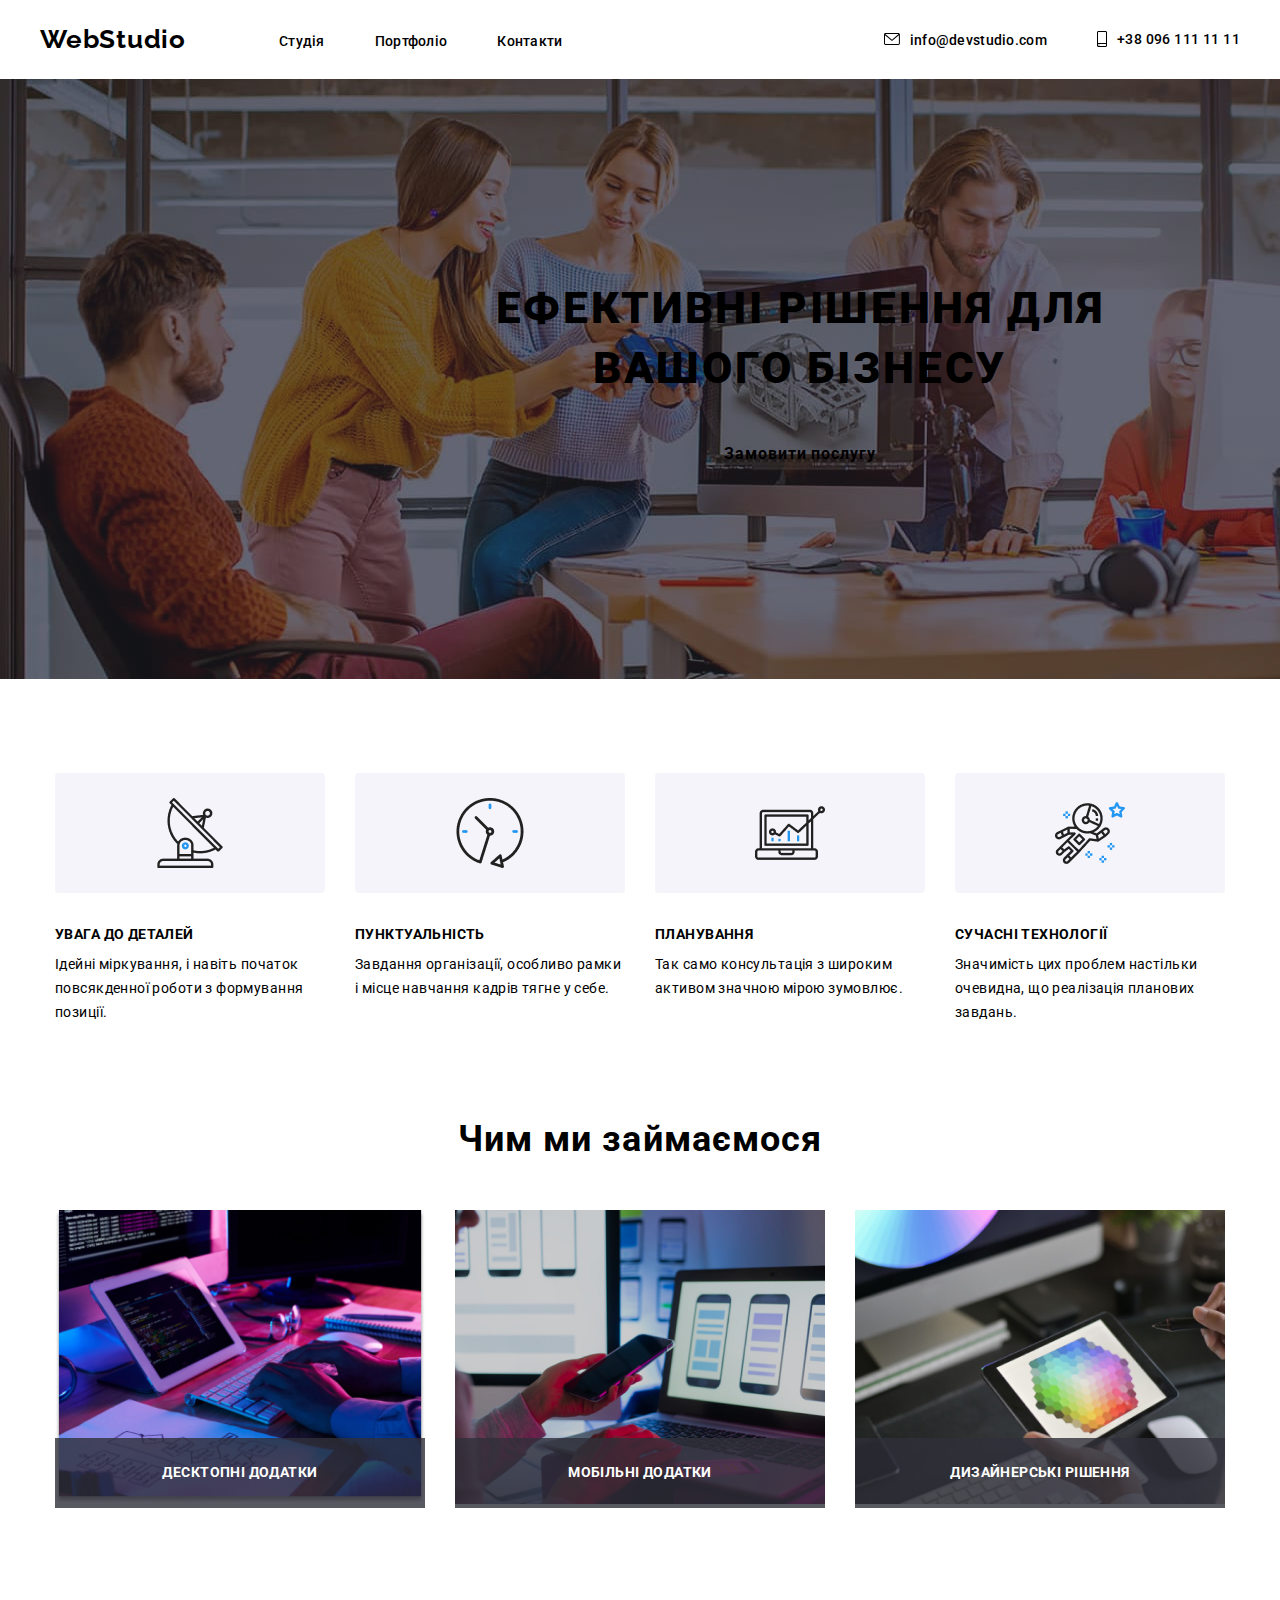
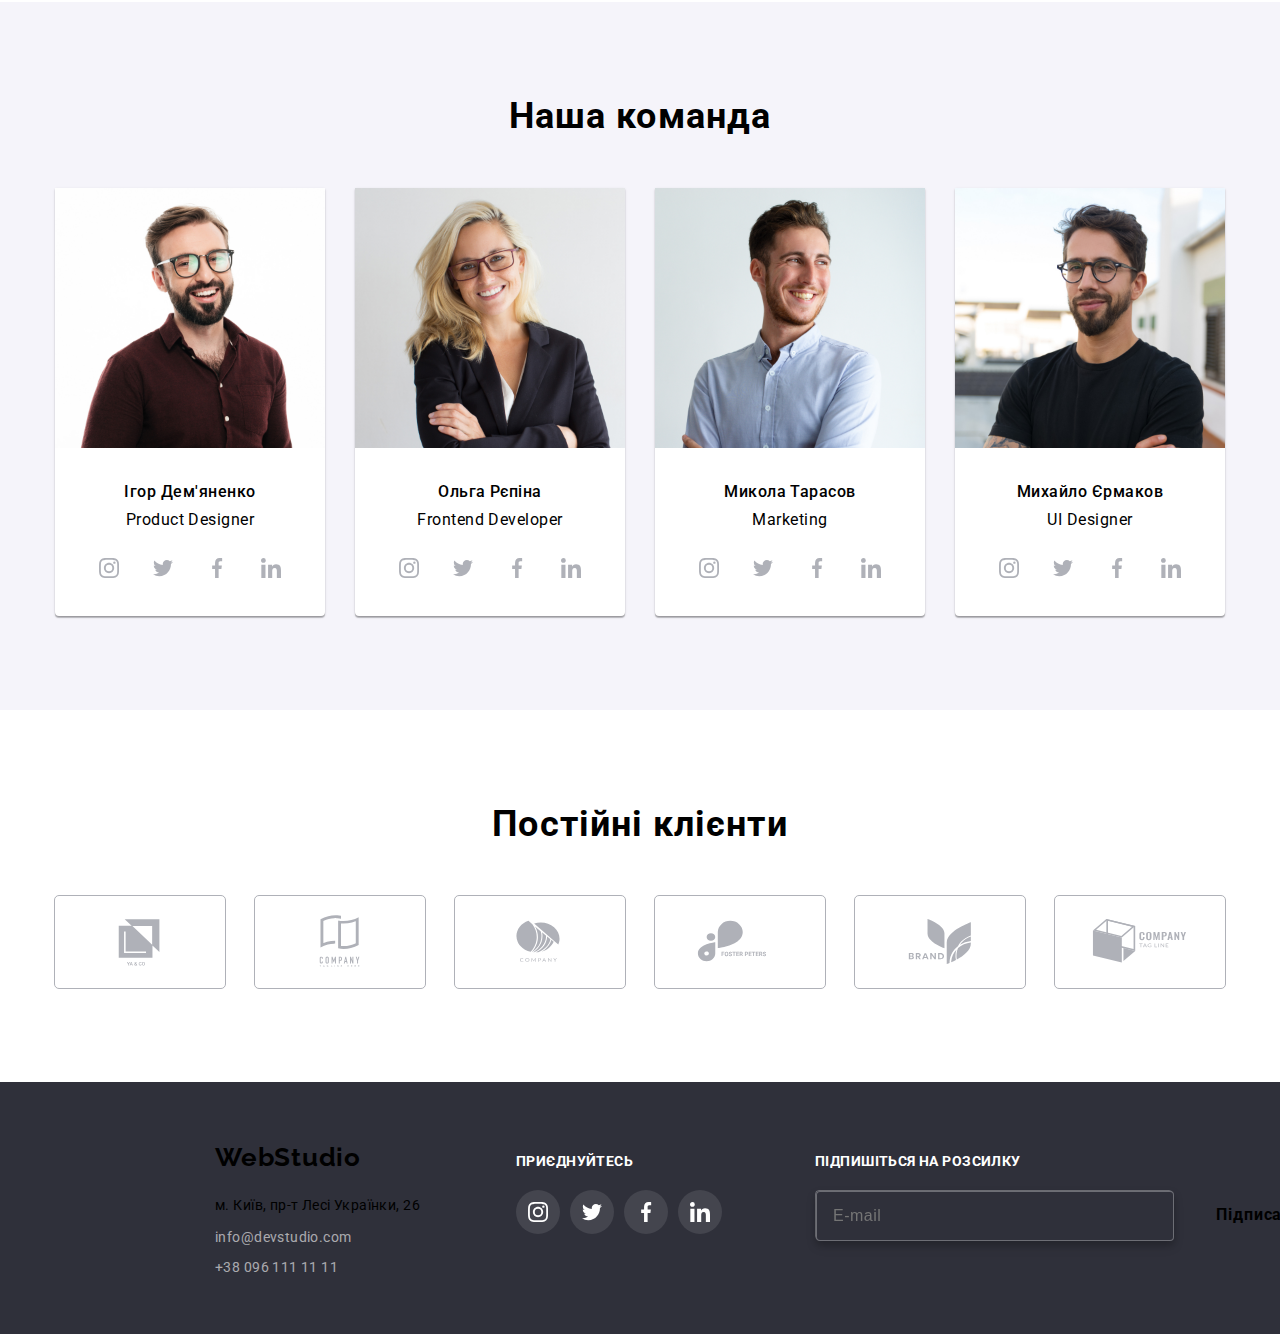
<file: index.html>
<!DOCTYPE html>
<html lang="uk">
<head>
    <meta charset="UTF-8">
    <meta http-equiv="X-UA-Compatible" content="IE=edge">
    <meta name="viewport" content="width=headre, initial-scale=1.0">
   
    <link rel="stylesheet" href="./css/main.min.css">
    <title>Студія</title>
    <link rel="preconnect" href="https://fonts.googleapis.com">
<link rel="preconnect" href="https://fonts.gstatic.com" crossorigin>
<link href="https://fonts.googleapis.com/css2?family=Raleway:wght@700&family=Roboto:wght@400;500;700;900&display=swap" rel="stylesheet">

</head>
<body> 
                <!-------------- header ---------------->
    <header class="header"> 
        <div class="container header__container">
                <a href="./index.html" class="logo">
                Web<span class="logo__studio">Studio</span></a> 
            <nav class="frame frame__line">
                <ul class="site site__nav">    <!-- ul список-->
                    <div class="hookup">
                        <li><a href="./index.html"
                            class="site__unit hookup current">Студія</a></li>
                    </div>
                    <div class="hookup">
                        <li><a href="./портфоліо.html"
                            class="site__block hookup">Портфоліо</a></li>
                    </div> 
                    <div class="hookup">
                        <li><a href="#блок2"
                            class="site__block hookup">Контакти</a></li>
                    </div>
                </ul>
            </nav>

            <!-------------- header-contact ---------------->
            <div class="contact header__contact">
                <ul class="form form__conn">
                    <div class="hookup apple">
                        <svg class="form__icon" width="16" height="12">
                            <use href="./img/icon.svg#icon-envelope"></use>
                            </svg>
                            <li><a href="mailto:" class="form__email current">info@devstudio.com
                            </a></li>
                    </div>
                    <div class="hookup apple">
                        <svg class="form__icon" width="10" height="16">
                        <use href="./img/icon.svg#icon-smartphone"></use>
                        </svg>
                        <li><a href="tel:+380961111111" class="form__number">+38 096 111 11 11
                        </a></li>
                    </div>
                </ul>
            </div>
        </div>
    </header>

    <main>         
                     <!-------------- main-head ---------------->
        <section class="main-head"> 
            <div class="main-container">
                <h1 class="section-main">Ефективні рішення для <br>
                    вашого бізнесу</h1>
                <button class="button-main" type="button" data-modal-open>Замовити послугу</button>
            </div>
        </section>


                    <!------------- descrip ------------------->
        <section class="descrip descrip__section"> 
            <div class="clarity main-container entrance">
                <h2 class="visually visually__hidden">Галерея</h2> 
                <ul class="depiction">    
                    <li class="depiction__title depiction__mobile">
                        <h3 class="title title__conn">УВАГА ДО ДЕТАЛЕЙ</h3>
                        <p class="depiction__text">Ідейні міркування, і навіть початок<br>
                        повсякденної роботи з формування<br>
                        позиції.</p> 
                    </li>
                    <li class="depiction__title depiction__clock">
                        <h3 class="title title__conn">ПУНКТУАЛЬНІСТЬ</h3>
                        <p class="depiction__text">Завдання організації, особливо рамки<br>
                        і місце навчання кадрів тягне у себе.</p> 
                    </li>
                    <li class="depiction__title depiction__diagram">
                        <h3 class="title title__conn">ПЛАНУВАННЯ</h3>
                        <p class="depiction__text">Так само консультація з широким<br> 
                        активом значною мірою зумовлює.</p>  
                    </li>
                    <li class="depiction__title depiction__astronaut">
                        <h3 class="title title__conn">СУЧАСНІ ТЕХНОЛОГІЇ</h3>
                        <p class="depiction__text">Значимість цих проблем настільки<br> 
                        очевидна, що реалізація планових<br>
                        завдань.</p> 
                    </li>    
                </ul>
            </div>
        </section>


                     <!----------- section-foto --------------->
        <section class="foto-section">  
            <div class="main-container">
                <h2 class="title-img">Чим ми займаємося</h2>
                <ul class="foto-list">    <!-- ul список-->
                    <li class="dest">
                        <div class="annex-des">
                            <img src="./img/комп_1.jpg" alt="комп_1" width="370" height="294">
                            <p class="annex-text">Десктопні додатки</p>
                        </div>
                    </li>
                    <li class="dest">
                        <div class="annex-des">
                            <img src="./img/комп_2.jpg" alt="комп_2" width="370" height="294">
                            <p class="annex-text">Мобільні додатки</p>
                        </div>
                    </li>
                    <li class="dest">
                        <div class="annex-des">
                            <img src="./img/комп_3.jpg" alt="комп_3" width="370" height="294">
                            <p class="annex-text">Дизайнерські рішення</p>
                        </div>
                    </li>
                </ul>
            </div>
        </section>
        
                            <!----------------- team -------------------->
        <section class="team-section hue">   
            <div class="main-container">
                <h2 class="team-basic">Наша команда</h2>
                <ul class="team-list">    <!-- ul список-->
                <li class="team-person">
                    <img src="./img/команда1.jpg" alt="команда1" width="270" height="260">
                    <div class="text-team">
                        <h3 class="first-name">Ігор Дем'яненко</h3>
                        <p class="profession">Product Designer</p>
                        <ul class="barbers-cos-list list">
                            <li class="barbers-cos-item fing">
                                <a href="" class="barbers-cos-link">
                                    <svg class="barbers-cos-icon" width="20" height="20">
                                    <use href="./img/icon.svg#icon-instagram"></use>
                                  </svg>
                                </a>
                            </li>
                            <li class="barbers-cos-item">
                                <a href="" class="barbers-cos-link">
                                    <svg class="barbers-cos-icon" width="20" height="20">
                                    <use href="./img/icon.svg#icon-twitter"></use>
                                    </svg>                                 
                                </a>
                            </li>
                            <li class="barbers-cos-item">
                                <a href="" class="barbers-cos-link">
                                    <svg class="barbers-cos-icon" width="20" height="20">
                                    <use href="./img/icon.svg#icon-facebook"></use>
                                    </svg>
                                </a>
                            </li>
                            <li class="barbers-cos-item">
                                <a href="" class="barbers-cos-link">
                                    <svg class="barbers-cos-icon" width="20" height="20">
                                    <use href="./img/icon.svg#icon-linkedin"></use>
                                    </svg>
                                </a>
                            </li>
                        </ul>
                    </div>             
                </li>
                <li class="team-person">
                    <img src="./img/команда2.jpg" alt="команда2" width="270" height="260">
                    <div class="text-team">
                        <h3 class="first-name">Ольга Рєпіна</h3>
                        <p class="profession">Frontend Developer</p>
                        <ul class="barbers-cos-list list">
                            <li class="barbers-cos-item">
                                <a href="" class="barbers-cos-link">
                                    <svg class="barbers-cos-icon" width="20" height="20">
                                    <use href="./img/icon.svg#icon-instagram"></use>
                                  </svg>
                                </a>
                            </li>
                            <li class="barbers-cos-item">
                                <a href="" class="barbers-cos-link">
                                    <svg class="barbers-cos-icon" width="20" height="20">
                                    <use href="./img/icon.svg#icon-twitter"></use>
                                    </svg>                                 
                                </a>
                            </li>
                            <li class="barbers-cos-item">
                                <a href="" class="barbers-cos-link">
                                    <svg class="barbers-cos-icon" width="20" height="20">
                                    <use href="./img/icon.svg#icon-facebook"></use>
                                    </svg>
                                </a>
                            </li>
                            <li class="barbers-cos-item">
                                <a href="" class="barbers-cos-link">
                                    <svg class="barbers-cos-icon" width="20" height="20">
                                    <use href="./img/icon.svg#icon-linkedin"></use>
                                    </svg>
                                </a>
                            </li>
                        </ul>
                    </div>
                </li>
                <li class="team-person">
                    <img src="./img/команда3.jpg" alt="команда3" width="270" height="260">
                    <div class="text-team">
                        <h3 class="first-name">Микола Тарасов</h3>
                        <p class="profession">Marketing</p>
                        <ul class="barbers-cos-list list">
                            <li class="barbers-cos-item">
                                <a href="" class="barbers-cos-link">
                                    <svg class="barbers-cos-icon" width="20" height="20">
                                    <use href="./img/icon.svg#icon-instagram"></use>
                                  </svg>
                                </a>
                            </li>
                            <li class="barbers-cos-item">
                                <a href="" class="barbers-cos-link">
                                    <svg class="barbers-cos-icon" width="20" height="20">
                                    <use href="./img/icon.svg#icon-twitter"></use>
                                    </svg>                                 
                                </a>
                            </li>
                            <li class="barbers-cos-item">
                                <a href="" class="barbers-cos-link">
                                    <svg class="barbers-cos-icon" width="20" height="20">
                                    <use href="./img/icon.svg#icon-facebook"></use>
                                    </svg>
                                </a>
                            </li>
                            <li class="barbers-cos-item">
                                <a href="" class="barbers-cos-link">
                                    <svg class="barbers-cos-icon" width="20" height="20">
                                    <use href="./img/icon.svg#icon-linkedin"></use>
                                    </svg>
                                </a>
                            </li>
                        </ul>
                    </div>
                </li>
                <li class="team-person">
                    <img src="./img/команда4.jpg" alt="команда4" width="270" height="260">
                    <div class="text-team">
                        <h3 class="first-name">Михайло Єрмаков</h3>
                        <p class="profession">UI Designer</p>
                        <ul class="barbers-cos-list list">
                            <li class="barbers-cos-item">
                                <a href="" class="barbers-cos-link">
                                    <svg class="barbers-cos-icon" width="20" height="20">
                                    <use href="./img/icon.svg#icon-instagram"></use>
                                  </svg>
                                </a>
                            </li>
                            <li class="barbers-cos-item">
                                <a href="" class="barbers-cos-link">
                                    <svg class="barbers-cos-icon" width="20" height="20">
                                    <use href="./img/icon.svg#icon-twitter"></use>
                                    </svg>                                 
                                </a>
                            </li>
                            <li class="barbers-cos-item">
                                <a href="" class="barbers-cos-link">
                                    <svg class="barbers-cos-icon" width="20" height="20">
                                    <use href="./img/icon.svg#icon-facebook"></use>
                                    </svg>
                                </a>
                            </li>
                            <li class="barbers-cos-item">
                                <a href="" class="barbers-cos-link">
                                    <svg class="barbers-cos-icon" width="20" height="20">
                                    <use href="./img/icon.svg#icon-linkedin"></use>
                                    </svg>
                                </a>
                            </li>
                        </ul> 
                    </div>
                </li>    
                </ul>
            </div>
        </section>


                        <!--------------- client-section ------------------->
        <section class="customer"> 
            <div class="main-container">
                <h2 class="link client__link">Постійні клієнти</h2> 
                <ul class="client">      
                    <li class="client__item clients">
                        <a href="" class="client__cos">
                            <svg class="client__icon" width="106" height="60">
                            <use href="./img/icon.svg#icon-Logo"></use>
                            </svg>
                        </a>
                    </li>
                    <li class="client__item clients">
                        <a href="" class="client__cos">
                            <svg class="client__icon" width="106" height="60">
                            <use href="./img/icon.svg#icon-Logo-1"></use>
                            </svg>                                 
                        </a>
                    </li>
                    <li class="client__item clients">
                        <a href="" class="client__cos">
                            <svg class="client__icon" width="106" height="60">
                            <use href="./img/icon.svg#icon-Logo-2"></use>
                            </svg>
                        </a>
                    </li>
                    <li class="client__item clients four-fing">
                        <a href="" class="client__cos">
                            <svg class="client__icon" width="106" height="60"">
                            <use href="./img/icon.svg#icon-Logo-3"></use>
                            </svg>
                        </a>
                    </li>
                    <li class="client__item clients">
                        <a href="" class="client__cos">
                            <svg class="client__icon" width="106" height="60"">
                            <use href="./img/icon.svg#icon-Logo-4"></use>
                            </svg>
                        </a>
                    </li>
                    <li class="client__item clients">
                        <a href="" class="client__cos">
                            <svg class="client__icon" width="106" height="60"">
                            <use href="./img/icon.svg#icon-Logo-5"></use>
                            </svg>
                        </a>
                    </li>
                </ul>    
            </div>
        </section>

    </main>
                     <!--------------- footer ---------------->
    <footer class="footer-section date">    
        <div class="footer-envelope">
            <div class="address-container">
                <a href="./index.html" class="logo-footer">
                Web<span class="logo-web">Studio</span></a>  
                <address class="address-picture">        
                <a href="https://goo.gl/maps/kxmiB2aWY7ckn5UL8"
                    target="_blank" rel="noopener noreferrer nofollow"
                    class="footer-address address-size"
                    >м. Київ, пр-т Лесі Українки, 26</a>
                <ul>
                    <li class="address-size">
                        <a href="mailto:info@devstudio.com"
                        class="item-footer">info@devstudio.com</a></li>
                    <li class="address-tel">
                        <a href="tel:+380961111111"
                        class="item-footer">+38 096 111 11 11</a></li>            
                </ul>
                </address>
            </div>

                            <!------   links-container   ------->
            <div class="links-container">
                <h3 class="header-links come">ПРИЄДНУЙТЕСЬ</h3>
                <ul class="links-list">
                    <li class="links-item">
                        <a href="" class="links-cos-link">
                            <svg class="links-cos-icon" width="20" height="20">
                            <use href="./img/icon.svg#icon-instagram"></use>
                            </svg>                                 
                        </a>
                    </li>
                    <li class="links-item">
                        <a href="" class="links-cos-link">
                            <svg class="links-cos-icon" width="20" height="20">
                            <use href="./img/icon.svg#icon-twitter"></use>
                            </svg>
                        </a>
                    </li>
                    <li class="links-item">
                        <a href="" class="links-cos-link">
                            <svg class="links-cos-icon" width="20" height="20">
                            <use href="./img/icon.svg#icon-facebook"></use>
                            </svg>                                 
                        </a>
                    </li>
                    <li class="links-item">
                        <a href="" class="links-cos-link">
                            <svg class="links-cos-icon" width="20" height="20">
                            <use href="./img/icon.svg#icon-linkedin"></use>
                            </svg>                                 
                        </a>
                    </li>
                </ul>
            </div>

                            <!-------  mailing ------->
            <div class="mailing">
                <h3 class="maining-header maining-come">Підпишіться на розсилку</h3>
                <div class="mailing-container">
                    <div class="mailing-field">
                        <label for="user-name-mailing" class="input-label-sss">
                            <div class="mailing-wrap">
                                <input type="text-mailing" 
                                name="user-name-mailing" 
                                class="modal-input-block" 
                                placeholder="E-mail"
                                maxlength="10"
                                required
                                id="user-name-mailing"
                                />
                            </div>
                        </label>
                    </div>
                    <button class="button-mailing" type="button">Підписатися
                        <svg class="links-mailing" width="24" height="24">
                        <use href="./img/icon.svg#icon-icon-send"></use>
                        </svg>
                    </button>     
                </div>
            </div>
        </div>
    </footer>

                <!-------  modal window ------->
    <div class="backdrop is-hidden" data-modal>
        <div class="modal">
            <button class="modal-close" type="button" data-modal-close>
                <svg class="modal-close-icon" width="18" height="18">
                <use href="./img/icon.svg#icon-close"></use>
                </svg>
            </button>
            <p class="modal-title">Залиште свої дані, ми вам передзвонимо</p>
            
                <!------- form ------->

            <form>
                <div class="modal-field">
                    <label for="user-name" class="input-label"><span>Ім'я</span>
                        <div class="input-wrap">
                                <input type="text" 
                                name="user-name" 
                                class="modal-input" 
                                placeholder="Введіть імя"
                                maxlength="10"
                                required
                                id="user-name"
                                />
                            <svg class="modal-input-icon" width="18" height="18">
                            <use href="./img/icon.svg#icon-person"></use>
                            </svg>
                        </div>
                        </label>
                </div>
                <div class="modal-field">
                    <label for="user-tel" class="input-label"><span>Телефон</span>
                        <div class="input-wrap">
                            <input type="tel" 
                            name="user-tel" 
                            class="modal-input" 
                            placeholder="Введіть телефон"
                            maxlength="10"
                            required
                            id="user-tel"
                            />
                            <svg class="modal-input-icon" width="18" height="18">
                            <use href="./img/icon.svg#icon-phone"></use>
                            </svg>
                        </div>
                        </label>
                </div>
                <div class="modal-field">
                    <label for="user-email" class="input-label"><span>Пошта</span>
                        <div class="input-wrap">
                            <input type="email" 
                            name="user-email" 
                            class="modal-input" 
                            placeholder="Введіть пошту"
                            maxlength="10"
                            required
                            id="user-tel"
                            />
                            <svg class="modal-input-icon" width="18" height="18">
                            <use href="./img/icon.svg#icon-email"></use>
                            </svg>
                        </div>
                        </label>
                </div>
    
                <div class="modal-field">
                    <label for="user-comment" class="input-label"><span>Коментар</span>
                        <textarea 
                        name="user-comment" 
                        id="user-comment" 
                        class="modal-text"
                        placeholder="Введіть текст"
                        ></textarea>
                        </label>
                </div>

                <!--
                <div>
                    <p>size</p>
                    <label for="big">Big</label>
                    <input type="checkbox" disabled name="big" id="big">
                    <label for="small">Small</label>
                    <input type="checkbox" name="small" id="small">
                </div>
                -->

<<<<<<< HEAD
                    <!---------- terms-treaty ---------->
=======
                    <!----------terms---------->
>>>>>>> 20d1b689e75789971c3b1ecf9cb176217128ddc2
                    
                <div class="modal-comment">
                    <input type="checkbox"  
                        name="privacy" 
                        id="privacy" 
                        class="input-check visually-hidden">
                    <label for="privacy" class="check-text">
                    <span>
                        <svg class="check-icon" width="16" height="15">
                        <use href="./img/icon.svg#icon-Vector"></use>
                        </svg>
                    </span>
                    Погоджуюся з розсилкою та приймаю <a class="none" href="#">Умови договору</a></label>
                </div>
                
                <button class="button-send" type="submit">Відправити</button>

            </form>
        </div>
    </div>
    <script src="./js/modal.js"></script>
</body>
</html>
</file>
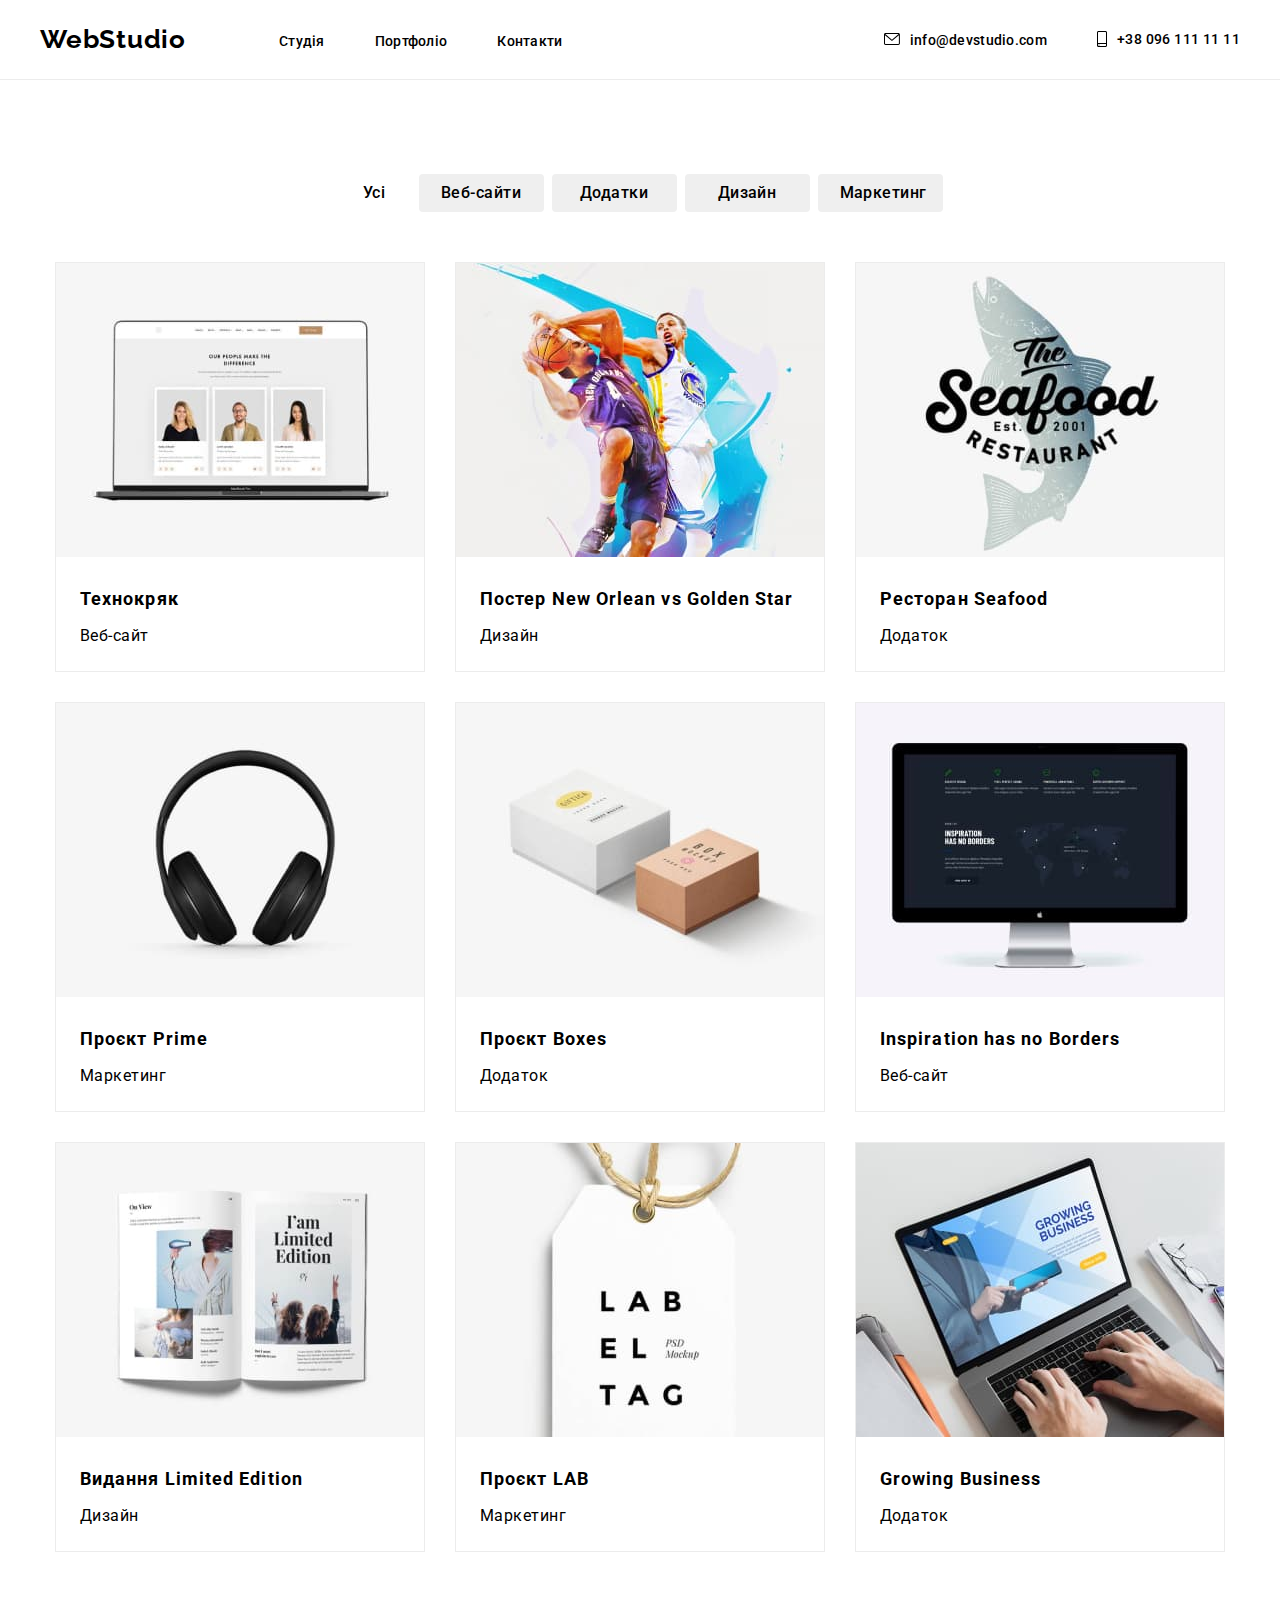
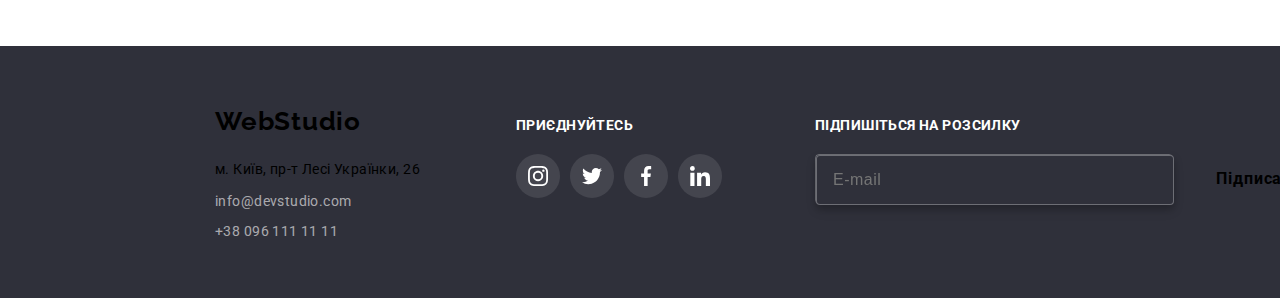
<file: портфоліо.html>
<!DOCTYPE html>
<html lang="en">
<head>
    <meta charset="UTF-8">
    <meta http-equiv="X-UA-Compatible" content="IE=edge">
    <meta name="viewport" content="width=h, initial-scale=1.0">
    
    <link rel="stylesheet" href="./css/main.min.css">
    <link rel="stylesheet" href="./">
    <title>Портфоліо</title>
    <link rel="preconnect" href="https://fonts.googleapis.com">
<link rel="preconnect" href="https://fonts.gstatic.com" crossorigin>
<link href="https://fonts.googleapis.com/css2?family=Raleway:wght@700&family=Roboto:wght@400;500;700;900&display=swap" rel="stylesheet">

</head>
<body>  <!-- header-->
    <header class="line"> 
        <div class="container header__container">
            <a href="./index.html" class="logo">
            Web<span class="logo__studio">Studio</span></a> 
            <nav class="frame frame__line">
                <ul class="site site__nav">    <!-- ul список-->
                    <div class="hookup">
                        <li><a href="./index.html"
                            class="site__block hookup">Студія</a></li>  <!-- li елемент списку-->
                    </div>
                    <div class="hookup">
                        <li><a href="./портфоліо.html"
                            class="site__sheave hookup current">Портфоліо</a></li>
                    </div>
                    <div class="hookup">
                        <li><a href="#блок2"
                            class="site__block hookup">Контакти</a></li>
                    </div>
                </ul>
            </nav>
            <div class="contact header__contact">
                <ul class="form form__conn">
                    <div class="hookup apple">
                        <svg class="form__icon" width="16" height="12">
                            <use href="./img/icon.svg#icon-envelope"></use>
                            </svg>
                            <li><a href="mailto:" class="form__email current">info@devstudio.com
                            </a></li>
                    </div>
                    <div class="hookup apple">
                        <svg class="form__icon" width="10" height="16">
                        <use href="./img/icon.svg#icon-smartphone"></use>
                        </svg>
                        <li><a href="tel:+380961111111" class="form__number">+38 096 111 11 11
                        </a></li>
                    </div>
                </ul>
            </div>
        </div>
    </header>

    <main>
                     <!------- section-portfolio -------> 
        <section class="section-portfolio">           
            <div class="container-portfolio">
                <ul class="button-roster">
                    <li><button type="button" class="button-head rectangle five-fing">Усі</button></li>
                    <li><button type="button" class="button-portfolio rectangle">Веб-сайти</button></li>
                    <li><button type="button" class="button-portfolio rectangle">Додатки</button></li>
                    <li><button type="button" class="button-portfolio rectangle">Дизайн</button></li>
                    <li><button type="button" class="button-portfolio rectangle">Маркетинг</button></li>
                </ul>

                      <!-------- foto-wrap --------->      
                <ul class="foto-wrap">      
                    <li class="foto-item">
                        <div class="top-text-wrap">
                            <img src="./img/project1.jpg" alt="project1" width="370" height="294">
                        <p class="top-text">
                            Ресурс пропонує комплексні пропозиції з різним рівнем функціоналу 
                            та сервісів. Все це дозволить відвідувачу отримати вичерпні 
                            відомості про компанію чи приватну особу.
                        </p>
                        </div>
                        <div class="text-frame">
                            <h3 class="project-name">Технокряк</h3>
                            <p class="descr">Веб-сайт</p>
                        </div>
                    </li>
                    <li class="foto-item">
                        <div class="top-text-wrap">
                            <img src="./img/project2.jpg" alt="project2" width="370" height="294">
                        <p class="top-text">
                            Ресурс пропонує комплексні пропозиції з різним рівнем функціоналу 
                            та сервісів. Все це дозволить відвідувачу отримати вичерпні 
                            відомості про компанію чи приватну особу.
                        </p>
                        </div>
                        <div class="text-frame">
                            <h3 class="project-name">Постер New Orlean vs Golden Star</h3>
                            <p class="descr">Дизайн</p>
                        </div>  
                    </li>
                    <li class="foto-item">
                        <div class="top-text-wrap">
                            <img src="./img/project3.jpg" alt="project3" width="370" height="294">
                        <p class="top-text">
                            Ресурс пропонує комплексні пропозиції з різним рівнем функціоналу 
                            та сервісів. Все це дозволить відвідувачу отримати вичерпні 
                            відомості про компанію чи приватну особу.
                        </p>
                        </div>
                        <div class="text-frame">
                            <h3 class="project-name">Ресторан Seafood</h3>
                            <p class="descr">Додаток</p>
                        </div>
                    </li>                   
                    <li class="foto-item">
                        <div class="top-text-wrap">
                            <img src="./img/project4.jpg" alt="project4" width="370" height="294">
                        <p class="top-text">
                            Ресурс пропонує комплексні пропозиції з різним рівнем функціоналу 
                            та сервісів. Все це дозволить відвідувачу отримати вичерпні 
                            відомості про компанію чи приватну особу.
                        </p>
                        </div>
                        <div class="text-frame">
                            <h3 class="project-name">Проєкт Prime</h3>
                            <p class="descr">Маркетинг</p>
                        </div>
                    </li>
                    <li class="foto-item">
                        <div class="top-text-wrap">
                            <img src="./img/project5.jpg" alt="project5" width="370" height="294">
                        <p class="top-text">
                            Ресурс пропонує комплексні пропозиції з різним рівнем функціоналу 
                            та сервісів. Все це дозволить відвідувачу отримати вичерпні 
                            відомості про компанію чи приватну особу.
                        </p>
                        </div>
                        <div class="text-frame">
                            <h3 class="project-name">Проєкт Boxes</h3>
                            <p class="descr">Додаток</p>
                        </div>
                    </li>
                    <li class="foto-item">
                        <div class="top-text-wrap">
                            <img src="./img/project6.jpg" alt="project6" width="370" height="294">
                        <p class="top-text">
                            Ресурс пропонує комплексні пропозиції з різним рівнем функціоналу 
                            та сервісів. Все це дозволить відвідувачу отримати вичерпні 
                            відомості про компанію чи приватну особу.
                        </p>
                        </div>
                        <div class="text-frame">
                            <h3 class="project-name">Inspiration has no Borders</h3>
                            <p class="descr">Веб-сайт</p>
                        </div>
                    </li>
                    <li class="foto-item">
                        <div class="top-text-wrap">
                            <img src="./img/project7.jpg" alt="project7" width="370" height="294">
                        <p class="top-text">
                            Ресурс пропонує комплексні пропозиції з різним рівнем функціоналу 
                            та сервісів. Все це дозволить відвідувачу отримати вичерпні 
                            відомості про компанію чи приватну особу.
                        </p>
                        </div>
                        <div class="text-frame">
                            <h3 class="project-name">Видання Limited Edition</h3>
                            <p class="descr">Дизайн</p>
                        </div>
                    </li>
                    <li class="foto-item">
                        <div class="top-text-wrap">
                            <img src="./img/project8.jpg" alt="project8" width="370" height="294">
                        <p class="top-text">
                            Ресурс пропонує комплексні пропозиції з різним рівнем функціоналу 
                            та сервісів. Все це дозволить відвідувачу отримати вичерпні 
                            відомості про компанію чи приватну особу.
                        </p>
                        </div>
                        <div class="text-frame">
                            <h3 class="project-name">Проєкт LAB</h3>
                            <p class="descr">Маркетинг</p>
                        </div>
                    </li>
                    <li class="foto-item">
                        <div class="top-text-wrap">
                            <img src="./img/project9.jpg" alt="project9" width="370" height="294">
                        <p class="top-text">
                            Ресурс пропонує комплексні пропозиції з різним рівнем функціоналу 
                            та сервісів. Все це дозволить відвідувачу отримати вичерпні 
                            відомості про компанію чи приватну особу.
                        </p>
                        </div>
                        <div class="text-frame">
                            <h3 class="project-name">Growing Business</h3>
                            <p class="descr">Додаток</p>
                        </div>
                    </li>
                </ul>
            </div>
        </section>
    </main>

                <!--------------- footer ---------------->
    <footer class="footer-section date">    
        <div class="footer-envelope">
            <div class="address-container">
                <a href="./index.html" class="logo-footer">
                Web<span class="logo-web">Studio</span></a>     
                
                <address class="address-picture">        
                <a href="https://goo.gl/maps/kxmiB2aWY7ckn5UL8"
                    target="_blank" rel="noopener noreferrer nofollow"
                    class="footer-address address-size"
                    >м. Київ, пр-т Лесі Українки, 26</a>
                <ul>
                    <li class="address-size">
                        <a href="mailto:info@devstudio.com"
                        class="item-footer">info@devstudio.com</a></li>
                    <li class="address-tel">
                        <a href="tel:+380961111111"
                        class="item-footer">+38 096 111 11 11</a></li>            
                </ul>
                </address>
            </div>

                <!------   links-container   ------->
            <div class="links-container">
                <h3 class="header-links come">ПРИЄДНУЙТЕСЬ</h3>
                <ul class="links-list">
                    <li class="links-item">
                        <a href="" class="links-cos-link">
                            <svg class="links-cos-icon" width="20" height="20">
                            <use href="./img/icon.svg#icon-instagram"></use>
                            </svg>                                 
                        </a>
                    </li>
                    <li class="links-item">
                        <a href="" class="links-cos-link">
                            <svg class="links-cos-icon" width="20" height="20">
                            <use href="./img/icon.svg#icon-twitter"></use>
                            </svg>
                        </a>
                    </li>
                    <li class="links-item">
                        <a href="" class="links-cos-link">
                            <svg class="links-cos-icon" width="20" height="20">
                            <use href="./img/icon.svg#icon-facebook"></use>
                            </svg>                                 
                        </a>
                    </li>
                    <li class="links-item">
                        <a href="" class="links-cos-link">
                            <svg class="links-cos-icon" width="20" height="20">
                            <use href="./img/icon.svg#icon-linkedin"></use>
                            </svg>                                 
                        </a>
                    </li>
                </ul>
            </div>

            <!-------  mailing ------->
            <div class="mailing">
                <h3 class="maining-header maining-come">Підпишіться на розсилку</h3>
                <div class="mailing-container">
                    <div class="mailing-field">
                        <label for="user-name-mailing" class="input-label-sss">
                            <div class="mailing-wrap">
                                <input type="text-mailing" 
                                name="user-name-mailing" 
                                class="modal-input-block" 
                                placeholder="E-mail"
                                maxlength="10"
                                required
                                id="user-name-mailing"
                                />
                            </div>
                        </label>
                    </div>
                    <button class="button-mailing" type="button">Підписатися
                        <svg class="links-mailing" width="24" height="24">
                        <use href="./img/icon.svg#icon-icon-send"></use>
                        </svg>
                    </button>     
                </div>
            </div>
        </div>
    </footer>
</body>
</html>
</file>
<file: css/main.min.css>
<<<<<<< HEAD
:root{--primary-text-color: #757575;--title-text-color: #212121;--accent-color: #2196F3;--white-color: #FFFFFF;--primary-white-color: #F5F5F5}body{color:var(--primary-text-color);font-family:"Roboto"}*{margin:0;padding:0;box-sizing:border-box}ul{list-style:none}@-webkit-keyframes rotator{0%{transform:rotate(0)}100%{transform:rotate(360deg)}}@keyframes rotator{0%{transform:rotate(0)}100%{transform:rotate(360deg)}}.modal-comment{display:flex;justify-content:center;margin-top:10px;margin-bottom:30px}.main-container{width:1200px;padding-left:15px;padding-right:15px;margin:0 auto}.backdrop{width:100%;height:100%;background-color:rgba(0,0,0,.2);position:fixed;top:0;transition:opacity 250ms linear,visibility 1000ms linear}.modal{width:528px;height:581px;border-radius:4px;background-color:#fff;position:absolute;top:50%;left:50%;transform:translate(-50%, -50%) rotate(0);transition:transform 250ms linear,border-radius 250ms linear;padding:40px}.backdrop.is-hidden .modal{transform:translate(-50%, -50%) rotate(-360deg);border-radius:50%}.modal-close{width:30px;height:30px;background-color:rgba(0,0,0,0);border:1px solid rgba(0,0,0,.137254902);border-radius:50%;position:absolute;right:15px;top:7px;display:flex;align-items:center;justify-content:center;cursor:pointer;color:#000;fill:currentColor}.modal-close-icon:hover{fill:var(--accent-color)}.backdrop.is-hidden{opacity:0;visibility:hidden;pointer-events:none}.modal-title{font-weight:700;font-size:20px;line-height:1.15;text-align:center;letter-spacing:.03em;color:#212121;margin-bottom:12px}.modal-field{margin-top:10px;margin-bottom:10px}.input-wrap{position:relative}.modal-input{width:100%;height:40px;border:1px solid rgba(33,33,33,.2);border-radius:4px;font-size:12px;line-height:1.16;letter-spacing:.01em;color:#757575;padding-left:42px;outline:rgba(0,0,0,0)}.modal-input:focus{border-color:var(--accent-color)}.modal-input::-moz-placeholder{font-size:13px;color:teal}.modal-input:-ms-input-placeholder{font-size:13px;color:teal}.modal-input::placeholder{font-size:13px;color:teal}.modal-input:not(:focus):not(::-moz-placeholder-shown):valid{background-color:rgba(0,128,0,.373)}.modal-input:not(:focus):not(:-ms-input-placeholder-shown):valid{background-color:rgba(0,128,0,.373)}.modal-input:not(:focus):not(::placeholder-shown):valid{background-color:rgba(0,128,0,.373)}.modal-input:not(:focus):not(::-moz-placeholder-shown):invalid{background-color:rgba(128,32,0,.373)}.modal-input:not(:focus):not(:-ms-input-placeholder-shown):invalid{background-color:rgba(128,32,0,.373)}.modal-input:not(:focus):not(::placeholder-shown):invalid{background-color:rgba(128,32,0,.373)}.modal-text{width:100%;height:120px;font-weight:400;font-size:12px;line-height:1.16;letter-spacing:.01em;color:rgba(117,117,117,.5);border:1px solid rgba(33,33,33,.2);border-radius:4px;padding-top:12px;padding-left:16px}.modal-text::-moz-placeholder{font-size:13px;color:teal}.modal-text:-ms-input-placeholder{font-size:13px;color:teal}.modal-text::placeholder{font-size:13px;color:teal}.input-label{font-weight:400;font-size:12px;line-height:1.16;letter-spacing:.01em;color:#757575}.input-label span{display:block;margin-bottom:4px}.modal-input-icon{position:absolute;left:12px;top:50%;transform:translateY(-50%)}.modal-input:focus+.modal-input-icon{fill:var(--accent-color)}.visually-hidden{-webkit-clip-path:inset(100%);clip-path:inset(100%);clip:rect(0 0 0 0);overflow:hidden}.check-text{font-weight:400;font-size:14px;line-height:1.71;letter-spacing:.03em;color:var(--primary-text-color);display:flex;align-items:center}.none{font-weight:400;font-size:14px;line-height:1.71;letter-spacing:.03em;-webkit-text-decoration-line:underline;text-decoration-line:underline;color:#2196f3;padding-left:5px}.check-text span{width:16px;height:15px;border:2px solid #212121;border-radius:3px;margin-right:5px;display:flex;align-items:center;justify-content:center;fill:rgba(0,0,0,0)}.input-check:checked+.check-text span{background-color:var(--accent-color);border-color:rgba(0,0,0,0);fill:#fff}.button-send{font-family:"Roboto";font-weight:700;font-size:16px;line-height:1.87;align-items:center;text-align:center;letter-spacing:.06em;background-color:var(--accent-color);color:var(--white-color);border-radius:4px;width:200px;height:50px;display:block;margin:0 auto;border:0}.header{padding-top:24px;padding-bottom:24px}.line{padding-top:24px;padding-bottom:24px;border-bottom:1px solid #ececec}.container{width:1200px;padding-left:0;padding-right:0}.header__container{margin:0 auto;display:flex;align-items:center}.logo{font-family:"Raleway";font-weight:700;font-size:26px;line-height:1.19;letter-spacing:.03em;color:var(--accent-color);text-decoration:none}.logo:focus{color:var(--accent-color);background-color:inherit;outline:0}.logo__studio{color:#000}.frame__line{margin-left:93px}.site__nav{width:281px;height:16px;display:flex;gap:50px}.site__unit.current{font-weight:500;font-size:14px;line-height:1.14;letter-spacing:.02em;color:var(--accent-color);text-decoration:none;position:relative}.site__unit.current::after{content:"";position:absolute;display:block;width:100%;height:4px;background-color:var(--accent-color);border-radius:2px;left:0;bottom:-28px}.site__sheave.current{font-weight:500;font-size:14px;line-height:1.14;letter-spacing:.02em;color:var(--accent-color);text-decoration:none;position:relative}.site__sheave.current:focus{color:var(--accent-color);background-color:inherit;outline:0}.site__sheave.current:hover{color:var(--title-text-color)}.site__sheave.current::after{content:"";position:absolute;display:block;width:100%;height:4px;background-color:var(--accent-color);border-radius:2px;left:0;bottom:-28px}.site__block{font-weight:500;font-size:14px;line-height:1.14;letter-spacing:.02em;text-decoration:none}.hookup{fill:currentColor;color:var(--title-text-color);transition:transform 700ms cubic-bezier(0.4, 0, 0.2, 1),background-color 700ms cubic-bezier(0.4, 0, 0.2, 1),box-shadow 700ms cubic-bezier(0.4, 0, 0.2, 1),color 700ms cubic-bezier(0.4, 0, 0.2, 1)}.hookup:hover,.hookup:focus{outline:0;transform:scale(1.7);background-color:var(--white-color);box-shadow:2px 2px 2px #e426cb;color:var(--accent-color)}.header__contact{margin-left:auto}.form{display:flex;height:16px}.form__conn{margin-right:0}.form__email{font-weight:500;font-size:14px;line-height:1.14;letter-spacing:.02em;color:var(--primary-text-color);text-decoration:none;margin-right:50px;transition:color 700ms cubic-bezier(0.4, 0, 0.2, 1)}.form__email:hover,.form__email:focus{color:var(--accent-color);outline:0}.apple{display:flex;align-items:center;justify-content:center;color:var(--primary-text-color)}.apple:hover{color:var(--accent-color)}.form__icon{fill:currentColor;margin-right:10px}.form__icon:hover,.form__icon:focus{color:var(--accent-color);outline:0}.form__number{font-weight:500;font-size:14px;line-height:1.71;letter-spacing:.03em;color:var(--primary-text-color);text-decoration:none;display:flex;align-items:center;transition:color 700ms cubic-bezier(0.4, 0, 0.2, 1)}.form__number:hover,.form__number:focus{color:var(--accent-color);outline:0}.footer-section{padding-top:60px;padding-bottom:60px}.footer-envelope{width:1600px;display:flex;margin:0 auto}.address-container{padding-left:215px}.links-container{margin-left:70px}.date{height:252px;background:#2f303a}.logo-footer{font-family:"Raleway";font-weight:700;font-size:26px;line-height:1.19;letter-spacing:.03em;color:var(--accent-color);text-decoration:none}.logo-web{color:var(--white-color)}.address-picture{margin-top:20px;width:231px;height:21px}.footer-address{font-style:normal;font-weight:400;font-size:14px;line-height:24px;letter-spacing:.03em;color:var(--white-color);text-decoration:none}.address-size{width:231px;height:21px;margin-top:9px}.address-tel{width:231px;height:21px;margin-top:9px}.item-footer{font-style:normal;font-weight:400;font-size:14px;line-height:1.71;letter-spacing:.03em;color:rgba(255,255,255,.6);text-decoration:none}.header-links{width:80px;padding-top:12px;margin-bottom:20px}.come{font-family:"Roboto";font-weight:700;font-size:14px;line-height:1.14;letter-spacing:.03em;text-transform:uppercase;color:#fff}.links-list{display:flex;justify-content:center;gap:10px}.links-item{width:44px;height:44px}.links-cos-link{width:100%;height:100%;border-radius:50%;display:flex;align-items:center;justify-content:center;background-color:rgba(255,255,255,.1);fill:currentColor;color:#fff;transition-property:transform,background-color,box-shadow;transition-duration:700ms;transition-timing-function:cubic-bezier(0.4, 0, 0.2, 1)}.links-cos-link:focus,.links-cos-link:hover{transform:scale(2);background-color:var(--accent-color);box-shadow:5px -3px 5px #40e2c7}.links-cos-icon{fill:currentColor}.mailing{margin-left:93px}.maining-header{width:570px;padding-top:12px;margin-bottom:20px}.maining-come{font-family:"Roboto";font-style:normal;font-weight:700;font-size:14px;line-height:1.14;letter-spacing:.03em;text-transform:uppercase;color:#fff}.mailing-container{display:flex;align-items:center;justify-content:center}.mailing-field{margin-right:12px}.mailing-wrap{position:relative;width:358px;height:50px;border:1px solid rgba(255,255,255,.3);filter:drop-shadow(0px 4px 4px rgba(0, 0, 0, 0.15));border-radius:4px}.modal-input-block{width:358px;height:50px;border:1px solid rgba(255,255,255,.3);filter:drop-shadow(0px 4px 4px rgba(0, 0, 0, 0.15));border-radius:4px;box-sizing:border-box;background:#2f303a;padding-left:16px;font-weight:400;font-size:16px;line-height:1.25;display:flex;align-items:center;letter-spacing:.03em;color:rgba(255,255,255,.6);outline:rgba(0,0,0,0)}.button-mailing{font-family:"Roboto";font-weight:700;font-size:16px;line-height:1.87;display:flex;align-items:center;text-align:center;letter-spacing:.06em;background-color:var(--accent-color);color:var(--white-color);border-radius:4px;width:200px;height:50px;display:block;margin:0 auto;border:0;fill:currentColor;display:flex;align-items:center;justify-content:center}.links-mailing{margin-left:10px;fill:var(--white-color)}.main-head{width:1600px;height:600px;margin:0 auto;padding-top:200px;padding-bottom:200px;background-image:linear-gradient(rgba(47, 48, 58, 0.4), rgba(47, 48, 58, 0.4)),url(../img/Img.jpg);background-repeat:no-repeat;background-position:center;background-size:cover}.section-main{font-weight:900;font-size:44px;line-height:1.36;text-align:center;letter-spacing:.06em;text-transform:uppercase;color:var(--white-color);margin-bottom:30px}.button-main{font-family:"Roboto";font-weight:700;font-size:16px;line-height:1.87;text-align:center;letter-spacing:.06em;background-color:var(--accent-color);color:var(--white-color);border-radius:4px;width:216px;height:50px;display:block;margin:0 auto;border:0}.descrip__section{padding-top:94px}.entrance{padding-bottom:0}.visually__hidden{position:absolute;white-space:nowrap;width:1px;height:1px;overflow:hidden;border:0;padding:0;clip:rect(0 0 0 0);-webkit-clip-path:inset(50%);clip-path:inset(50%);margin:-1px}.depiction{display:flex;gap:30px}.depiction__title{width:270px}.depiction__title::before{display:inline-block;content:"";width:270px;height:120px;background-size:70px 70px;background-repeat:no-repeat;background-position:center;background-color:#f5f4fa}.depiction__mobile::before{background-image:url("../img/antenna 1.png");border-radius:4px;margin-bottom:30px}.depiction__clock::before{background-image:url("../img/clock 1.png");border-radius:4px;margin-bottom:30px}.depiction__diagram::before{background-image:url("../img/diagram 1.png");border-radius:4px;margin-bottom:30px}.depiction__astronaut::before{background-image:url("../img/astronaut 1.png");border-radius:4px;margin-bottom:30px}.title__conn{font-weight:700;font-size:14px;line-height:1.14;letter-spacing:.03em;text-transform:uppercase;color:var(--title-text-color);margin-bottom:10px}.depiction__text{font-weight:400;font-size:14px;line-height:1.71;letter-spacing:.03em;color:var(--primary-text-color)}.foto-section{padding-top:94px;padding-bottom:94px}.title-img{font-weight:700;font-size:36px;line-height:1.16;text-align:center;letter-spacing:.03em;color:var(--title-text-color);margin-bottom:50px}.foto-list{display:flex;justify-content:space-between;gap:30px}.annex-des{position:relative}.annex-text{position:absolute;font-family:"Roboto";font-style:normal;font-weight:700;font-size:14px;line-height:1.14;text-align:center;letter-spacing:.03em;text-transform:uppercase;color:#fff;background-color:rgba(47,48,58,.8);padding-top:27px;height:70px;width:100%;bottom:0}.team-section{padding-top:94px;padding-bottom:94px}.hue{background-color:#f5f4fa}.team-basic{font-weight:700;font-size:36px;line-height:1.16;text-align:center;letter-spacing:.03em;color:var(--title-text-color);margin-bottom:50px}.team-list{width:1170px;height:428px;display:flex;gap:30px;margin:0 auto}.team-person{width:calc((100% - 90px)/4);height:428px;background-color:#fff;box-shadow:0px 1px 3px rgba(0,0,0,.12),0px 1px 1px rgba(0,0,0,.14),0px 2px 1px rgba(0,0,0,.2);border-radius:0px 0px 4px 4px}.text-team{width:270px;padding-top:30px;padding-bottom:30px;margin:0 auto}.first-name{font-weight:500;font-size:16px;line-height:19px;text-align:center;letter-spacing:.03em;color:var(--title-text-color);white-space:nowrap}.profession{font-weight:400;font-size:16px;line-height:1.18;text-align:center;letter-spacing:.03em;color:var(--primary-text-color);margin-top:10px;white-space:nowrap;margin-bottom:16px}.barbers-cos-list{display:flex;justify-content:center;gap:10px}.barbers-cos-item{width:44px;height:44px}.barbers-cos-link{width:100%;height:100%;border-radius:50%;background:#fff;display:flex;align-items:center;justify-content:center;background-size:20px;background-repeat:no-repeat;background-position:center;fill:currentColor;color:#afb1b8;transition:transform 1000ms cubic-bezier(0.4, 0, 0.2, 1),background-color 1000ms cubic-bezier(0.4, 0, 0.2, 1),box-shadow 1000ms cubic-bezier(0.4, 0, 0.2, 1),color 1000ms cubic-bezier(0.4, 0, 0.2, 1)}.barbers-cos-link:hover,.barbers-cos-link:focus{transform:scale(2);background-color:var(--accent-color);box-shadow:5px -5px 5px #7575f3;color:#fff}.barbers-cos-icon{fill:currentColor}.customer{padding-top:94px;padding-bottom:94px}.client__link{font-weight:700;font-size:36px;line-height:1.16;text-align:center;letter-spacing:.03em;color:var(--title-text-color);margin-bottom:50px}.client{display:flex;justify-content:center;gap:30px}.client__item{width:170px;height:92px;width:calc(100% - 150px)/6;height:92px}.client__cos{width:100%;height:100%;display:block;display:flex;align-items:center;justify-content:center;background-position:center;border-radius:4px;background-size:20px;background-repeat:no-repeat;background-position:center;fill:currentColor;color:#afb1b8;outline:1px solid #afb1b8;transition:transform 700ms cubic-bezier(0.4, 0, 0.2, 1),background-color 700ms cubic-bezier(0.4, 0, 0.2, 1),box-shadow 700ms cubic-bezier(0.4, 0, 0.2, 1),color 700ms cubic-bezier(0.4, 0, 0.2, 1)}.client__cos:hover,.client__cos:focus{outline:1px solid var(--accent-color);transform:rotate(180deg);background-color:#fff;box-shadow:10px 5px 5px #4040e2;color:var(--accent-color)}.client__icon{fill:currentColor}.section-portfolio{padding-top:94px;padding-bottom:94px}.container-portfolio{width:1200px;padding-left:15px;padding-right:15px;margin:0 auto}.button-roster{display:flex;gap:8px;margin-bottom:50px;justify-content:center}.button-head{font-family:"Roboto";font-weight:500;font-size:16px;line-height:1.62;text-align:center;letter-spacing:.03em;color:var(--white-color);background-color:var(--accent-color);width:73px;height:38px;padding:6px 25px;border:none;border-radius:4px;outline:0}.rectangle{transition:transform 1000ms cubic-bezier(0.4, 0, 0.2, 1),background-color 1000ms cubic-bezier(0.4, 0, 0.2, 1),box-shadow 1000ms cubic-bezier(0.4, 0, 0.2, 1),color 1000ms cubic-bezier(0.4, 0, 0.2, 1)}.rectangle:hover,.rectangle:focus{transform:scaleY(1.5);background-color:var(--accent-color);box-shadow:5px -3px 5px #28f1a4;color:#fff;cursor:pointer}.button-portfolio{font-family:"Roboto";font-weight:500;font-size:16px;line-height:1.62;text-align:center;letter-spacing:.03em;color:var(--title-text-color);width:125px;height:38px;padding:6px 22px;border:none;white-space:nowrap;border-radius:4px;outline:0}.foto-wrap{display:flex;flex-wrap:wrap;gap:30px}.foto-item{width:370px;border:1px solid #ececec}.foto-item:hover{box-shadow:0px 1px 1px rgba(0,0,0,.12),0px 4px 4px rgba(0,0,0,.06),1px 4px 6px rgba(0,0,0,.16)}.top-text-wrap{position:relative;overflow:hidden;transition:transform 1000ms cubic-bezier(0.4, 0, 0.2, 1)}.top-text-wrap:hover .top-text{transform:translateY(0)}.top-text{position:absolute;top:0;font-family:"Roboto";font-style:normal;font-weight:400;font-size:18px;line-height:1.55;letter-spacing:.03em;color:#fff;background-color:rgba(33,150,243,.9);padding-top:63px;padding-left:24px;height:100%;transform:translateY(100%);transition:transform 400ms linear;overflow:auto}.text-frame{width:370px;padding:20px 24px;margin:0 auto}.project-name{font-weight:700;font-size:18px;line-height:2;letter-spacing:.06em;color:var(--title-text-color);width:322px;height:36px}.descr{font-weight:400;font-size:16px;line-height:1.87;letter-spacing:.03em;color:var(--primary-text-color);width:322px;height:30px;margin-top:4px}/*# sourceMappingURL=main.min.css.map */
=======
:root{--primary-text-color: #757575;--title-text-color: #212121;--accent-color: #2196F3;--white-color: #FFFFFF;--primary-white-color: #F5F5F5}body{color:var(--primary-text-color);font-family:"Roboto"}*{margin:0;padding:0;box-sizing:border-box}ul{list-style:none}@-webkit-keyframes rotator{0%{transform:rotate(0)}100%{transform:rotate(360deg)}}@keyframes rotator{0%{transform:rotate(0)}100%{transform:rotate(360deg)}}.modal-comment{display:flex;justify-content:center;margin-top:10px;margin-bottom:30px}.main-container{width:1200px;padding-left:15px;padding-right:15px;margin:0 auto}.backdrop{width:100%;height:100%;background-color:rgba(0,0,0,.2);position:fixed;top:0;transition:opacity 250ms linear,visibility 1000ms linear}.modal{width:528px;height:581px;border-radius:4px;background-color:#fff;position:absolute;top:50%;left:50%;transform:translate(-50%, -50%) rotate(0);transition:transform 250ms linear,border-radius 250ms linear;padding:40px}.backdrop.is-hidden .modal{transform:translate(-50%, -50%) rotate(-360deg);border-radius:50%}.modal-close{width:30px;height:30px;background-color:rgba(0,0,0,0);border:1px solid rgba(0,0,0,.137254902);border-radius:50%;position:absolute;right:15px;top:7px;display:flex;align-items:center;justify-content:center;cursor:pointer;color:#000;fill:currentColor}.backdrop.is-hidden{opacity:0;visibility:hidden;pointer-events:none}.modal-close-icon:hover{fill:var(--accent-color)}.modal-title{font-weight:700;font-size:20px;line-height:1.15;text-align:center;letter-spacing:.03em;color:#212121;margin-bottom:12px}.modal-field{margin-top:10px;margin-bottom:10px}.input-wrap{position:relative}.modal-input{width:100%;height:40px;border:1px solid rgba(33,33,33,.2);border-radius:4px;font-size:12px;line-height:1.16;letter-spacing:.01em;color:#757575;padding-left:42px;outline:rgba(0,0,0,0)}.modal-text{width:100%;height:120px;font-weight:400;font-size:12px;line-height:1.16;letter-spacing:.01em;color:rgba(117,117,117,.5);border:1px solid rgba(33,33,33,.2);border-radius:4px;padding-top:12px;padding-left:16px;resize:none}.modal-input:focus{border-color:var(--accent-color)}.input-label{font-weight:400;font-size:12px;line-height:1.16;letter-spacing:.01em;color:#757575}.input-label span{display:block;margin-bottom:4px}.modal-input:focus+.modal-input-icon{fill:var(--accent-color)}.modal-input-icon{position:absolute;left:12px;top:50%;transform:translateY(-50%)}.modal-input::-moz-placeholder, .modal-text::-moz-placeholder{font-size:13px;color:teal}.modal-input:-ms-input-placeholder, .modal-text:-ms-input-placeholder{font-size:13px;color:teal}.modal-input::placeholder,.modal-text::placeholder{font-size:13px;color:teal}.modal-input:not(:focus):not(::-moz-placeholder-shown):valid{background-color:rgba(0,128,0,.373)}.modal-input:not(:focus):not(:-ms-input-placeholder-shown):valid{background-color:rgba(0,128,0,.373)}.modal-input:not(:focus):not(::placeholder-shown):valid{background-color:rgba(0,128,0,.373)}.modal-input:not(:focus):not(::-moz-placeholder-shown):invalid{background-color:rgba(128,32,0,.373)}.modal-input:not(:focus):not(:-ms-input-placeholder-shown):invalid{background-color:rgba(128,32,0,.373)}.modal-input:not(:focus):not(::placeholder-shown):invalid{background-color:rgba(128,32,0,.373)}.visually-hidden{-webkit-clip-path:inset(100%);clip-path:inset(100%);clip:rect(0 0 0 0);overflow:hidden}.check-text{font-weight:400;font-size:14px;line-height:1.71;letter-spacing:.03em;color:var(--primary-text-color);display:flex;align-items:center}.none{font-weight:400;font-size:14px;line-height:1.71;letter-spacing:.03em;-webkit-text-decoration-line:underline;text-decoration-line:underline;color:#2196f3;padding-left:5px}.check-text span{width:16px;height:15px;border:2px solid #212121;border-radius:3px;margin-right:5px;display:flex;align-items:center;justify-content:center;fill:rgba(0,0,0,0)}.input-check:checked+.check-text span{background-color:var(--accent-color);border-color:rgba(0,0,0,0);fill:#fff}.button-send{font-family:"Roboto";font-weight:700;font-size:16px;line-height:1.87;align-items:center;text-align:center;letter-spacing:.06em;background-color:var(--accent-color);color:var(--white-color);border-radius:4px;width:200px;height:50px;display:block;margin:0 auto;border:0}.header{padding-top:24px;padding-bottom:24px}.line{padding-top:24px;padding-bottom:24px;border-bottom:1px solid #ececec}.container{width:1200px;padding-left:0;padding-right:0}.header__container{margin:0 auto;display:flex;align-items:center}.logo{font-family:"Raleway";font-weight:700;font-size:26px;line-height:1.19;letter-spacing:.03em;color:var(--accent-color);text-decoration:none}.logo:focus{color:var(--accent-color);background-color:inherit;outline:0}.logo__studio{color:#000}.frame__line{margin-left:93px}.site__nav{width:281px;height:16px;display:flex;gap:50px}.site__unit.current{font-weight:500;font-size:14px;line-height:1.14;letter-spacing:.02em;color:var(--accent-color);text-decoration:none;position:relative}.site__unit.current::after{content:"";position:absolute;display:block;width:100%;height:4px;background-color:var(--accent-color);border-radius:2px;left:0;bottom:-28px}.site__sheave.current{font-weight:500;font-size:14px;line-height:1.14;letter-spacing:.02em;color:var(--accent-color);text-decoration:none;position:relative}.site__sheave:focus{color:var(--accent-color);background-color:inherit;outline:0}.site__sheave:hover{color:var(--title-text-color)}.site__sheave::after{content:"";position:absolute;display:block;width:100%;height:4px;background-color:var(--accent-color);border-radius:2px;left:0;bottom:-28px}.site__block{font-weight:500;font-size:14px;line-height:1.14;letter-spacing:.02em;text-decoration:none}.hookup{fill:currentColor;color:var(--title-text-color);transition:transform 700ms cubic-bezier(0.4, 0, 0.2, 1),background-color 700ms cubic-bezier(0.4, 0, 0.2, 1),box-shadow 700ms cubic-bezier(0.4, 0, 0.2, 1),color 700ms cubic-bezier(0.4, 0, 0.2, 1)}.hookup:hover,.hookup:focus{outline:0;transform:scale(1.7);background-color:var(--white-color);box-shadow:2px 2px 2px #e426cb;color:var(--accent-color)}.header__contact{margin-left:auto}.form{display:flex;height:16px}.form__conn{margin-right:0}.form__email{font-weight:500;font-size:14px;line-height:1.14;letter-spacing:.02em;color:var(--primary-text-color);text-decoration:none;margin-right:50px;transition:color 700ms cubic-bezier(0.4, 0, 0.2, 1)}.form__email:hover,.form__email:focus{color:var(--accent-color);outline:0}.apple{display:flex;align-items:center;justify-content:center;color:var(--primary-text-color)}.apple:hover{color:var(--accent-color)}.form__icon{fill:currentColor;margin-right:10px}.form__number{font-weight:500;font-size:14px;line-height:1.71;letter-spacing:.03em;color:var(--primary-text-color);text-decoration:none;display:flex;align-items:center;transition:color 700ms cubic-bezier(0.4, 0, 0.2, 1)}.form__number:hover,.form__number:focus,.form__icon:hover,.form__icon:focus{color:var(--accent-color);outline:0}.footer-section{padding-top:60px;padding-bottom:60px}.footer-envelope{width:1600px;display:flex;margin:0 auto}.address-container{padding-left:215px}.links-container{margin-left:70px}.date{height:252px;background:#2f303a}.logo-footer{font-family:"Raleway";font-weight:700;font-size:26px;line-height:1.19;letter-spacing:.03em;color:var(--accent-color);text-decoration:none}.logo-web{color:var(--white-color)}.address-picture{margin-top:20px;width:231px;height:21px}.footer-address{font-style:normal;font-weight:400;font-size:14px;line-height:24px;letter-spacing:.03em;color:var(--white-color);text-decoration:none}.address-size{width:231px;height:21px;margin-top:9px}.address-tel{width:231px;height:21px;margin-top:9px}.item-footer{font-style:normal;font-weight:400;font-size:14px;line-height:1.71;letter-spacing:.03em;color:rgba(255,255,255,.6);text-decoration:none}.header-links{width:80px;padding-top:12px;margin-bottom:20px}.come{font-family:"Roboto";font-weight:700;font-size:14px;line-height:1.14;letter-spacing:.03em;text-transform:uppercase;color:#fff}.links-list{display:flex;justify-content:center;gap:10px}.links-item{width:44px;height:44px}.links-cos-link{width:100%;height:100%;border-radius:50%;display:flex;align-items:center;justify-content:center;background-color:rgba(255,255,255,.1);fill:currentColor;color:#fff;transition-property:transform,background-color,box-shadow;transition-duration:700ms;transition-timing-function:cubic-bezier(0.4, 0, 0.2, 1)}.links-cos-icon{fill:currentColor}.links-cos-link:focus,.links-cos-link:hover{transform:scale(2);background-color:var(--accent-color);box-shadow:5px -3px 5px #40e2c7}.mailing{margin-left:93px}.maining-header{width:570px;padding-top:12px;margin-bottom:20px}.maining-come{font-family:"Roboto";font-style:normal;font-weight:700;font-size:14px;line-height:1.14;letter-spacing:.03em;text-transform:uppercase;color:#fff}.mailing-container{display:flex;align-items:center;justify-content:center}.mailing-field{margin-right:12px}.mailing-wrap{position:relative;width:358px;height:50px;border:1px solid rgba(255,255,255,.3);filter:drop-shadow(0px 4px 4px rgba(0, 0, 0, 0.15));border-radius:4px}.modal-input-block{width:358px;height:50px;border:1px solid rgba(255,255,255,.3);filter:drop-shadow(0px 4px 4px rgba(0, 0, 0, 0.15));border-radius:4px;box-sizing:border-box;background:#2f303a;padding-left:16px;font-weight:400;font-size:16px;line-height:1.25;display:flex;align-items:center;letter-spacing:.03em;color:rgba(255,255,255,.6);outline:rgba(0,0,0,0)}.button-mailing{font-family:"Roboto";font-weight:700;font-size:16px;line-height:1.87;display:flex;align-items:center;text-align:center;letter-spacing:.06em;background-color:var(--accent-color);color:var(--white-color);border-radius:4px;width:200px;height:50px;display:block;margin:0 auto;border:0;fill:currentColor;display:flex;align-items:center;justify-content:center}.links-mailing{margin-left:10px;fill:var(--white-color)}.main-head{width:1600px;height:600px;margin:0 auto;padding-top:200px;padding-bottom:200px;background-image:linear-gradient(rgba(47, 48, 58, 0.4), rgba(47, 48, 58, 0.4)),url(../img/Img.jpg);background-repeat:no-repeat;background-position:center;background-size:cover}.section-main{font-weight:900;font-size:44px;line-height:1.36;text-align:center;letter-spacing:.06em;text-transform:uppercase;color:var(--white-color);margin-bottom:30px}.button-main{font-family:"Roboto";font-weight:700;font-size:16px;line-height:1.87;text-align:center;letter-spacing:.06em;background-color:var(--accent-color);color:var(--white-color);border-radius:4px;width:216px;height:50px;display:block;margin:0 auto;border:0}.descrip__section{padding-top:94px}.entrance{padding-bottom:0}.visually__hidden{position:absolute;white-space:nowrap;width:1px;height:1px;overflow:hidden;border:0;padding:0;clip:rect(0 0 0 0);-webkit-clip-path:inset(50%);clip-path:inset(50%);margin:-1px}.depiction{display:flex;gap:30px}.depiction__title{width:270px}.depiction__title::before{display:inline-block;content:"";width:270px;height:120px;background-size:70px 70px;background-repeat:no-repeat;background-position:center;background-color:#f5f4fa}.depiction__mobile::before{background-image:url("../img/antenna 1.png");border-radius:4px;margin-bottom:30px}.depiction__clock::before{background-image:url("../img/clock 1.png");border-radius:4px;margin-bottom:30px}.depiction__diagram::before{background-image:url("../img/diagram 1.png");border-radius:4px;margin-bottom:30px}.depiction__astronaut::before{background-image:url("../img/astronaut 1.png");border-radius:4px;margin-bottom:30px}.title__conn{font-weight:700;font-size:14px;line-height:1.14;letter-spacing:.03em;text-transform:uppercase;color:var(--title-text-color);margin-bottom:10px}.depiction__text{font-weight:400;font-size:14px;line-height:1.71;letter-spacing:.03em;color:var(--primary-text-color)}.foto-section{padding-top:94px;padding-bottom:94px}.title-img{font-weight:700;font-size:36px;line-height:1.16;text-align:center;letter-spacing:.03em;color:var(--title-text-color);margin-bottom:50px}.foto-list{display:flex;justify-content:space-between;gap:30px}.annex-des{position:relative}.annex-text{position:absolute;font-family:"Roboto";font-style:normal;font-weight:700;font-size:14px;line-height:1.14;text-align:center;letter-spacing:.03em;text-transform:uppercase;color:#fff;background-color:rgba(47,48,58,.8);padding-top:27px;height:70px;width:100%;bottom:0}.team-section{padding-top:94px;padding-bottom:94px}.hue{background-color:#f5f4fa}.team-basic{font-weight:700;font-size:36px;line-height:1.16;text-align:center;letter-spacing:.03em;color:var(--title-text-color);margin-bottom:50px}.team-list{width:1170px;height:428px;display:flex;gap:30px;margin:0 auto}.team-person{width:calc((100% - 90px)/4);height:428px;background-color:#fff;box-shadow:0px 1px 3px rgba(0,0,0,.12),0px 1px 1px rgba(0,0,0,.14),0px 2px 1px rgba(0,0,0,.2);border-radius:0px 0px 4px 4px}.text-team{width:270px;padding-top:30px;padding-bottom:30px;margin:0 auto}.first-name{font-weight:500;font-size:16px;line-height:19px;text-align:center;letter-spacing:.03em;color:var(--title-text-color);white-space:nowrap}.profession{font-weight:400;font-size:16px;line-height:1.18;text-align:center;letter-spacing:.03em;color:var(--primary-text-color);margin-top:10px;white-space:nowrap;margin-bottom:16px}.barbers-cos-list{display:flex;justify-content:center;gap:10px}.barbers-cos-item{width:44px;height:44px}.barbers-cos-link{width:100%;height:100%;border-radius:50%;background:#fff;display:flex;align-items:center;justify-content:center;background-size:20px;background-repeat:no-repeat;background-position:center;fill:currentColor;color:#afb1b8;transition:transform 1000ms cubic-bezier(0.4, 0, 0.2, 1),background-color 1000ms cubic-bezier(0.4, 0, 0.2, 1),box-shadow 1000ms cubic-bezier(0.4, 0, 0.2, 1),color 1000ms cubic-bezier(0.4, 0, 0.2, 1)}.barbers-cos-icon{fill:currentColor}.barbers-cos-link:hover,.barbers-cos-link:focus{transform:scale(2);background-color:var(--accent-color);box-shadow:5px -5px 5px #7575f3;color:#fff}.customer{padding-top:94px;padding-bottom:94px}.client__link{font-weight:700;font-size:36px;line-height:1.16;text-align:center;letter-spacing:.03em;color:var(--title-text-color);margin-bottom:50px}.client{display:flex;justify-content:center;gap:30px}.client__item{width:170px;height:92px;width:calc(100% - 150px)/6;height:92px}.client__cos{width:100%;height:100%;display:block;display:flex;align-items:center;justify-content:center;background-position:center;border-radius:4px;background-size:20px;background-repeat:no-repeat;background-position:center;fill:currentColor;color:#afb1b8;outline:1px solid #afb1b8;transition:transform 700ms cubic-bezier(0.4, 0, 0.2, 1),background-color 700ms cubic-bezier(0.4, 0, 0.2, 1),box-shadow 700ms cubic-bezier(0.4, 0, 0.2, 1),color 700ms cubic-bezier(0.4, 0, 0.2, 1)}.client__icon{fill:currentColor}.client__cos:hover,.client__cos:focus{outline:1px solid var(--accent-color);transform:rotate(180deg);background-color:#fff;box-shadow:10px 5px 5px #4040e2;color:var(--accent-color)}.section-portfolio{padding-top:94px;padding-bottom:94px}.container-portfolio{width:1200px;padding-left:15px;padding-right:15px;margin:0 auto}.button-roster{display:flex;gap:8px;margin-bottom:50px;justify-content:center}.button-head{font-family:"Roboto";font-weight:500;font-size:16px;line-height:1.62;text-align:center;letter-spacing:.03em;color:var(--white-color);background-color:var(--accent-color);width:73px;height:38px;padding:6px 25px;border:none;border-radius:4px;outline:0}.rectangle{transition:transform 1000ms cubic-bezier(0.4, 0, 0.2, 1),background-color 1000ms cubic-bezier(0.4, 0, 0.2, 1),box-shadow 1000ms cubic-bezier(0.4, 0, 0.2, 1),color 1000ms cubic-bezier(0.4, 0, 0.2, 1)}.rectangle:hover,.rectangle:focus{transform:scaleY(1.5);background-color:var(--accent-color);box-shadow:5px -3px 5px #28f1a4;color:#fff;cursor:pointer}.button-portfolio{font-family:"Roboto";font-weight:500;font-size:16px;line-height:1.62;text-align:center;letter-spacing:.03em;color:var(--title-text-color);width:125px;height:38px;padding:6px 22px;border:none;white-space:nowrap;border-radius:4px;outline:0}.foto-wrap{display:flex;flex-wrap:wrap;gap:30px}.foto-item{width:370px;border:1px solid #ececec}.foto-item:hover{box-shadow:0px 1px 1px rgba(0,0,0,.12),0px 4px 4px rgba(0,0,0,.06),1px 4px 6px rgba(0,0,0,.16)}.top-text-wrap:hover .top-text{transform:translateY(0)}.top-text-wrap{position:relative;overflow:hidden;transition:transform 1000ms cubic-bezier(0.4, 0, 0.2, 1)}.top-text{position:absolute;top:0;font-family:"Roboto";font-style:normal;font-weight:400;font-size:18px;line-height:1.55;letter-spacing:.03em;color:#fff;background-color:rgba(33,150,243,.9);padding-top:63px;padding-left:24px;height:100%;transform:translateY(100%);transition:transform 400ms linear;overflow:auto}.text-frame{width:370px;padding:20px 24px;margin:0 auto}.project-name{font-weight:700;font-size:18px;line-height:2;letter-spacing:.06em;color:var(--title-text-color);width:322px;height:36px}.descr{font-weight:400;font-size:16px;line-height:1.87;letter-spacing:.03em;color:var(--primary-text-color);width:322px;height:30px;margin-top:4px}/*# sourceMappingURL=main.min.css.map */
>>>>>>> 20d1b689e75789971c3b1ecf9cb176217128ddc2
</file>
